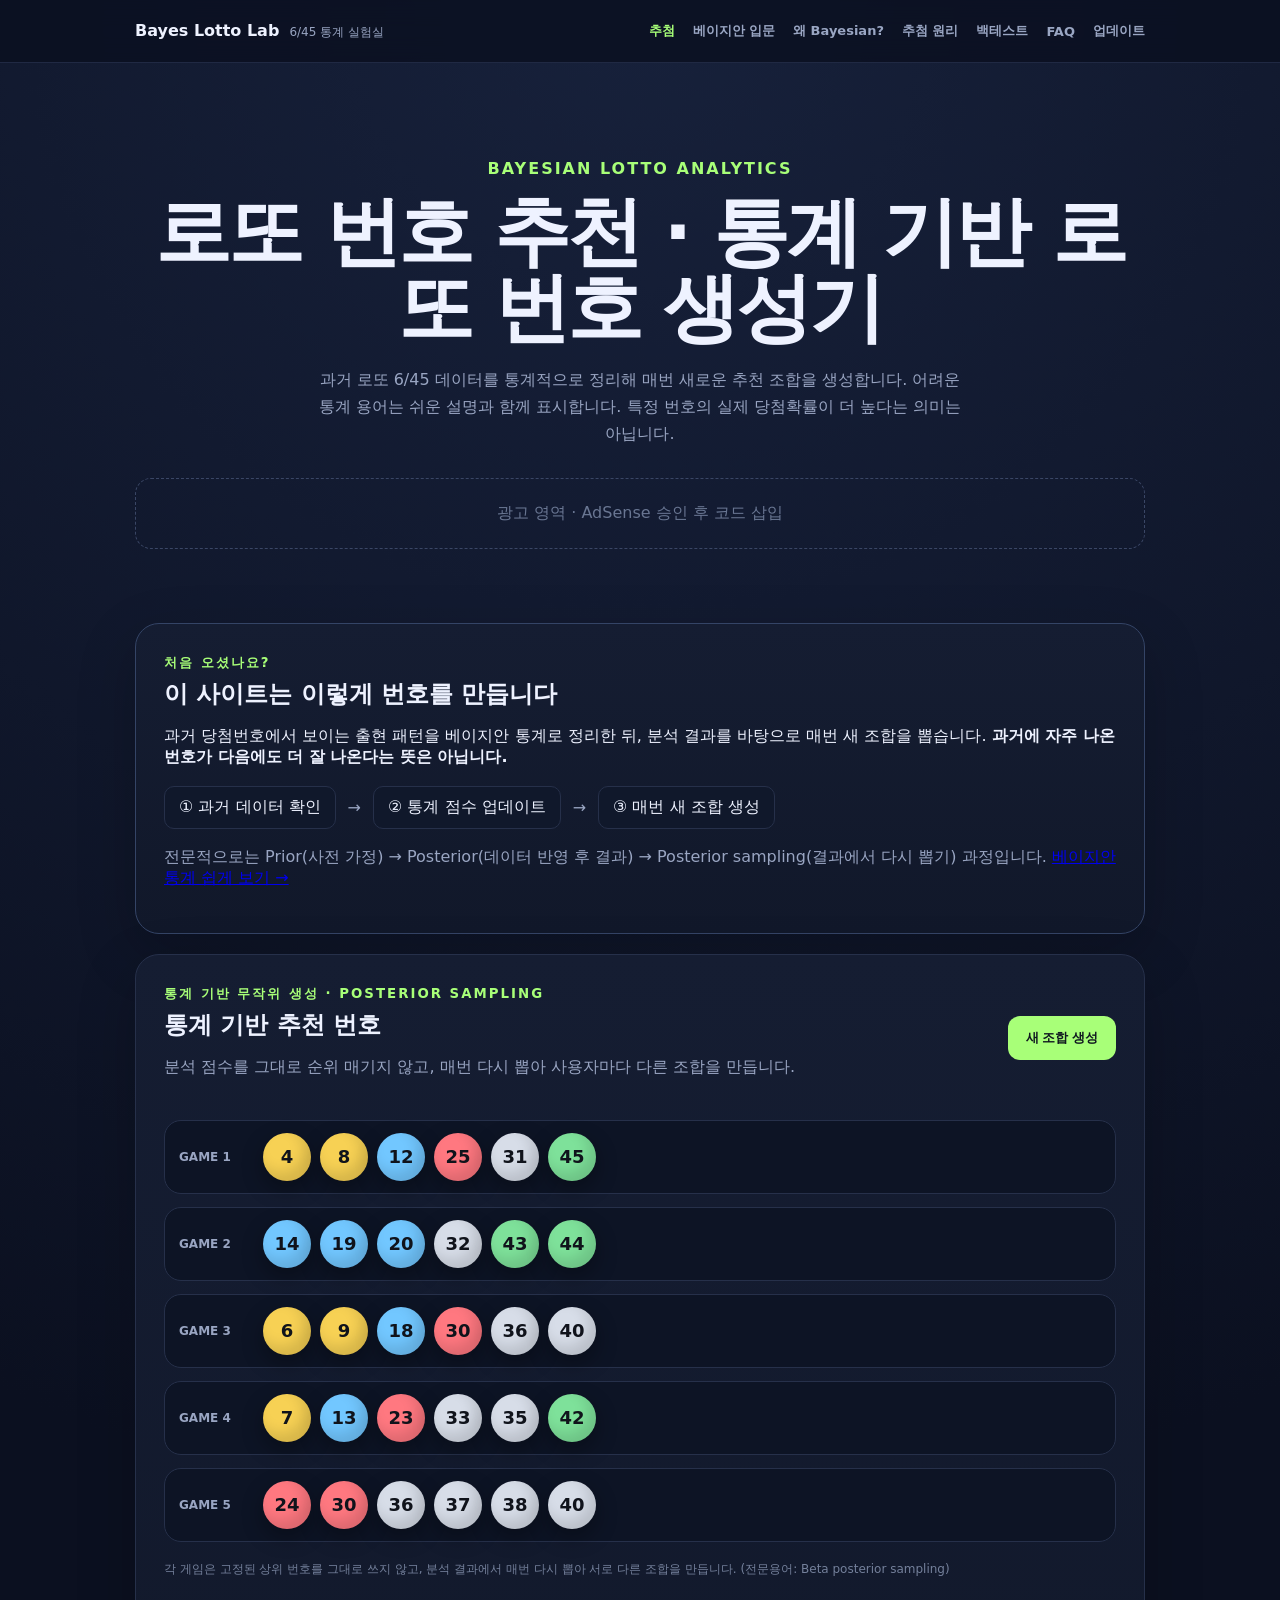
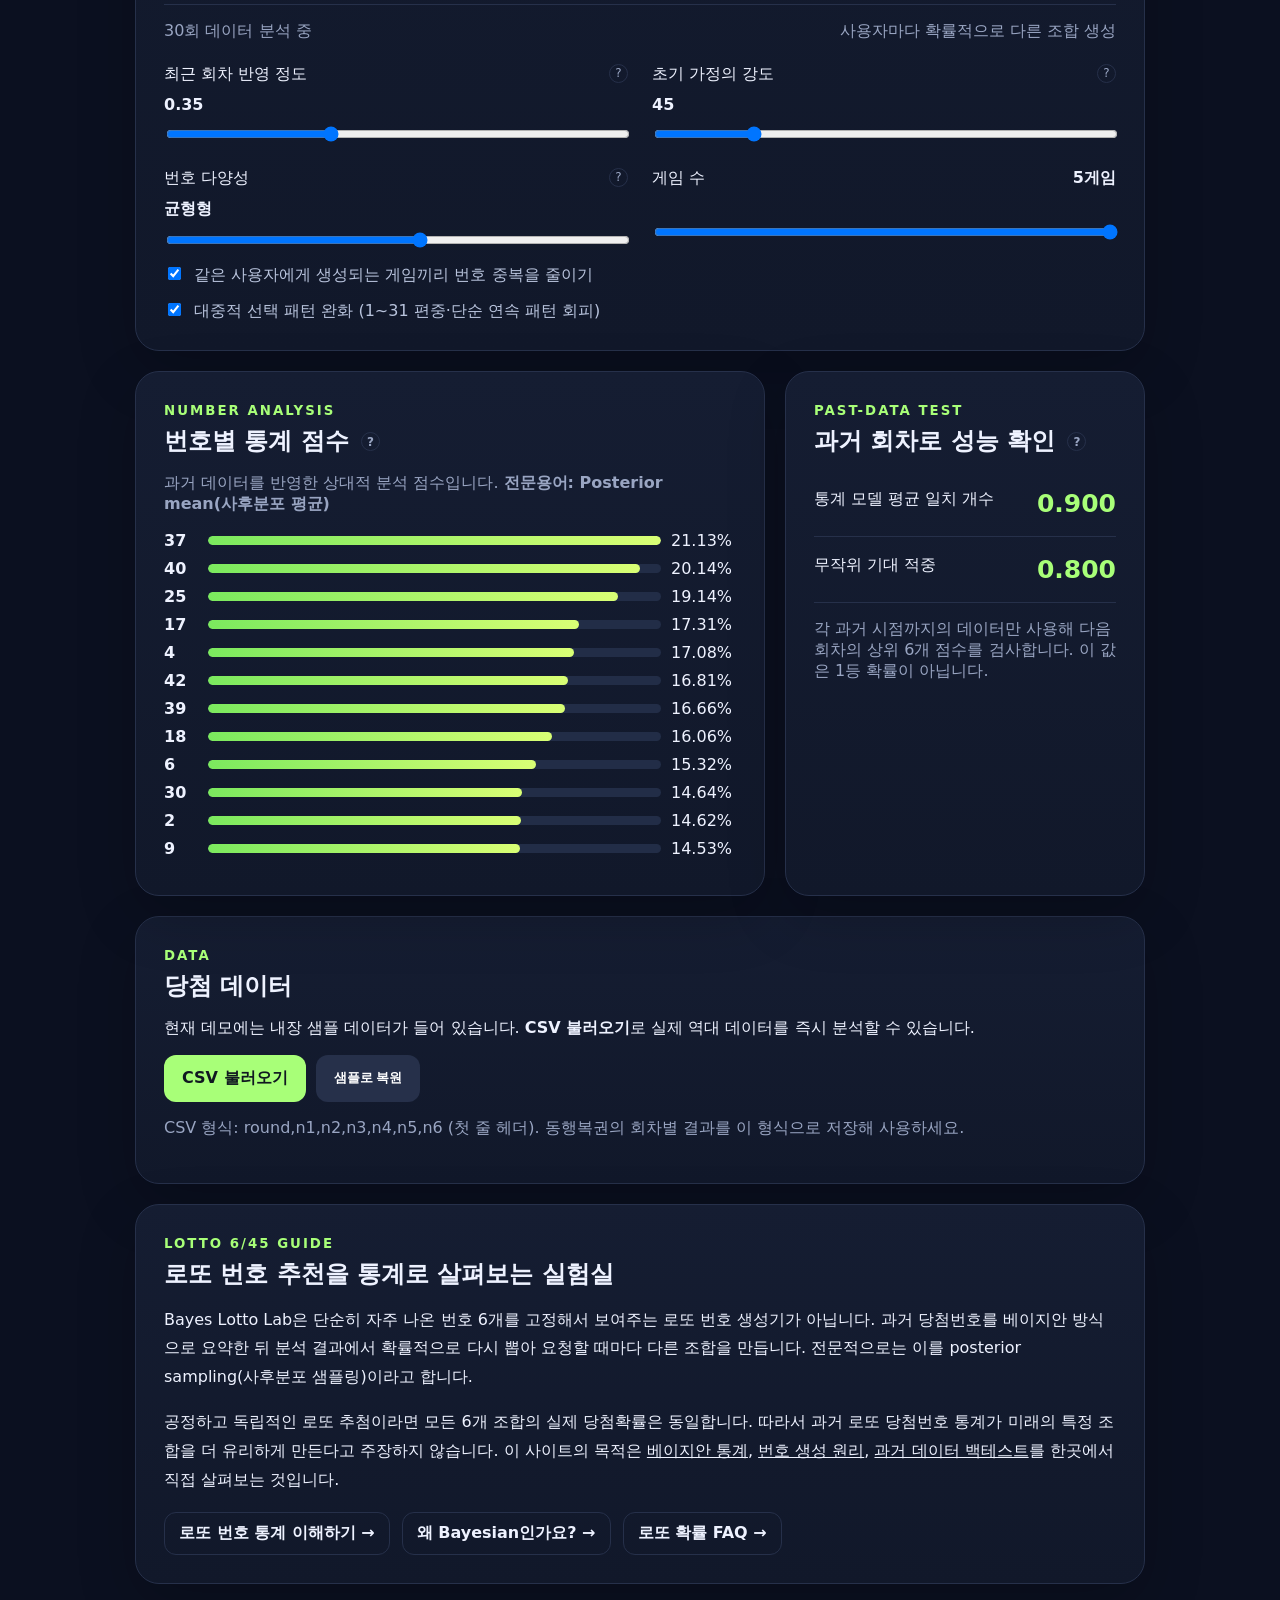
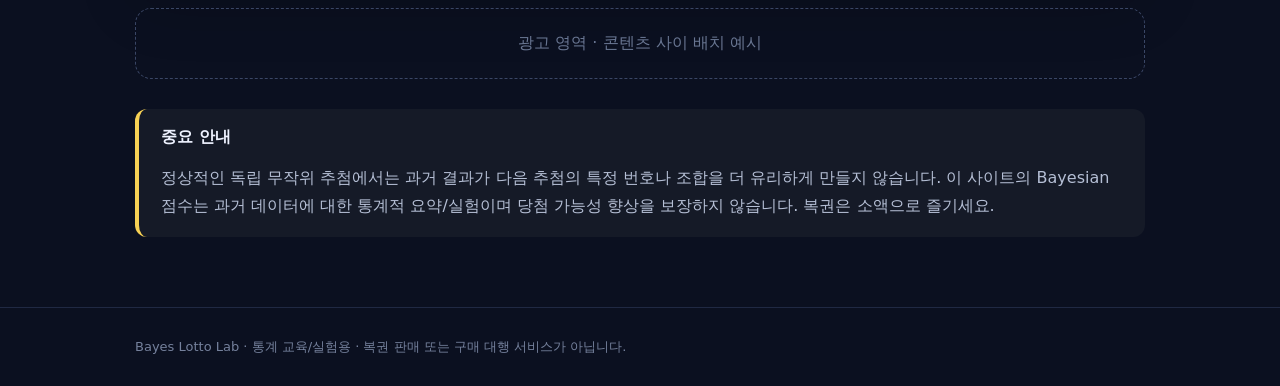
<file: index.html>
<!doctype html>
<html lang="ko">
<head>
<meta charset="utf-8"><meta name="viewport" content="width=device-width,initial-scale=1">
<title>로또 번호 추천 · 통계 기반 로또 번호 생성기 | Bayes Lotto Lab</title>
<meta name="description" content="역대 로또 6/45 데이터를 Bayesian 통계 관점에서 분석하고 매번 새로운 로또 추천 번호를 생성합니다. 번호별 통계와 백테스트도 함께 확인하세요.">
<meta name="robots" content="index,follow,max-image-preview:large">
<link rel="canonical" href="https://bayes-lotto-lab.bayeslotto.workers.dev/">
<meta property="og:type" content="website">
<meta property="og:locale" content="ko_KR">
<meta property="og:site_name" content="Bayes Lotto Lab">
<meta property="og:title" content="로또 번호 추천 · 통계 기반 로또 번호 생성기 | Bayes Lotto Lab">
<meta property="og:description" content="역대 로또 6/45 데이터를 Bayesian 통계 관점에서 분석하고 매번 새로운 로또 추천 번호를 생성합니다. 번호별 통계와 백테스트도 함께 확인하세요.">
<meta property="og:url" content="https://bayes-lotto-lab.bayeslotto.workers.dev/">
<meta name="twitter:card" content="summary">
<script type="application/ld+json">{"@context":"https://schema.org","@type":"WebPage","name":"로또 번호 추천 · 통계 기반 로또 번호 생성기 | Bayes Lotto Lab","description":"역대 로또 6/45 데이터를 Bayesian 통계 관점에서 분석하고 매번 새로운 로또 추천 번호를 생성합니다. 번호별 통계와 백테스트도 함께 확인하세요.","url":"https://bayes-lotto-lab.bayeslotto.workers.dev/","isPartOf":{"@type":"WebSite","name":"Bayes Lotto Lab","url":"https://bayes-lotto-lab.bayeslotto.workers.dev/"}}</script>
<link rel="stylesheet" href="style.css">
</head>
<body>
<header><div class="wrap nav"><a class="brand" href="index.html"><b>Bayes Lotto Lab</b><span>6/45 통계 실험실</span></a><nav class="links"><a href="index.html">추첨</a><a href="bayes.html">베이지안 입문</a><a href="why.html">왜 Bayesian?</a><a href="method.html">추첨 원리</a><a href="backtest.html">백테스트</a><a href="faq.html">FAQ</a><a href="updates.html">업데이트</a></nav><button class="menu" aria-label="메뉴">☰</button></div></header>
<main class="wrap">
<section class="hero">
  <p class="eyebrow">BAYESIAN LOTTO ANALYTICS</p>
  <h1>로또 번호 추천 · 통계 기반 로또 번호 생성기</h1>
  <p>과거 로또 6/45 데이터를 통계적으로 정리해 매번 새로운 추천 조합을 생성합니다. 어려운 통계 용어는 쉬운 설명과 함께 표시합니다. 특정 번호의 실제 당첨확률이 더 높다는 의미는 아닙니다.</p>
  <div class="ad">광고 영역 · AdSense 승인 후 코드 삽입</div>
</section>

<section class="panel quick-guide"><small>처음 오셨나요?</small><h2>이 사이트는 이렇게 번호를 만듭니다</h2><p>과거 당첨번호에서 보이는 출현 패턴을 베이지안 통계로 정리한 뒤, 분석 결과를 바탕으로 매번 새 조합을 뽑습니다. <b>과거에 자주 나온 번호가 다음에도 더 잘 나온다는 뜻은 아닙니다.</b></p><div class="plain-flow"><span>① 과거 데이터 확인</span><i>→</i><span>② 통계 점수 업데이트</span><i>→</i><span>③ 매번 새 조합 생성</span></div><p class="sub">전문적으로는 Prior(사전 가정) → Posterior(데이터 반영 후 결과) → Posterior sampling(결과에서 다시 뽑기) 과정입니다. <a href="bayes.html">베이지안 통계 쉽게 보기 →</a></p></section>

<section class="panel">
 <div class="panel-head"><div><small>통계 기반 무작위 생성 · POSTERIOR SAMPLING</small><h2>통계 기반 추천 번호</h2><p class="sub">분석 점수를 그대로 순위 매기지 않고, 매번 다시 뽑아 사용자마다 다른 조합을 만듭니다.</p></div>
 <button id="draw">새 조합 생성</button></div>
 <div id="games" class="games"></div>
 <div class="meta"><span id="status">샘플 데이터 로딩 중</span><span id="mode">사용자마다 확률적으로 다른 조합 생성</span></div>
 <div class="controls">
   <label>최근 회차 반영 정도 <span class="help" tabindex="0" data-tip="최근 회차에 조금 더 비중을 둘지 정합니다. 0이면 모든 회차를 비슷하게 보고, 값이 커질수록 최근 데이터의 영향이 커집니다.">?</span> <b id="decayLabel">0.35</b><input id="decay" type="range" min="0" max="1" value=".35" step=".05"></label>
   <label>초기 가정의 강도 <span class="help" tabindex="0" data-tip="Prior(사전분포)의 강도입니다. 값이 클수록 처음의 ‘1~45는 대체로 비슷하다’는 가정을 더 오래 유지해 작은 빈도 차이에 덜 흔들립니다.">?</span> <b id="priorLabel">45</b><input id="prior" type="range" min="5" max="200" value="45" step="5"></label>
   <label>번호 다양성 <span class="help" tabindex="0" data-tip="낮으면 통계 점수가 높은 번호를 더 강하게 반영하고, 높으면 여러 번호가 선택될 여지를 넓힙니다. 전문적으로는 샘플링 분포의 탐색성을 조절합니다.">?</span> <b id="tempLabel">균형형</b><input id="temp" type="range" min="0" max="100" value="55" step="5"></label>
   <label>게임 수 <b id="gameLabel">5게임</b><input id="gameCount" type="range" min="1" max="5" value="5" step="1"></label>
 </div>
 <label class="check"><input id="diverse" type="checkbox" checked> 같은 사용자에게 생성되는 게임끼리 번호 중복을 줄이기</label>
 <label class="check"><input id="avoidPopular" type="checkbox" checked> 대중적 선택 패턴 완화 (1~31 편중·단순 연속 패턴 회피)</label>
</section>

<section class="grid">
 <article class="panel"><small>NUMBER ANALYSIS</small><h2>번호별 통계 점수 <span class="help" tabindex="0" data-tip="Posterior(사후분포) 평균을 보기 쉽게 상대 점수로 표시한 것입니다. 높다고 다음 회차에서 실제로 더 잘 나온다는 뜻은 아닙니다.">?</span></h2><p class="sub">과거 데이터를 반영한 상대적 분석 점수입니다. <b>전문용어: Posterior mean(사후분포 평균)</b></p><div id="ranking"></div></article>
 <article class="panel"><small>PAST-DATA TEST</small><h2>과거 회차로 성능 확인 <span class="help" tabindex="0" data-tip="Walk-forward 검증: 그 시점까지 알 수 있었던 과거 데이터만 사용해 바로 다음 회차를 차례로 시험하는 방법입니다.">?</span></h2><div class="metric"><span>통계 모델 평균 일치 개수</span><strong id="bayesHit">-</strong></div><div class="metric"><span>무작위 기대 적중</span><strong>0.800</strong></div><p class="sub">각 과거 시점까지의 데이터만 사용해 다음 회차의 상위 6개 점수를 검사합니다. 이 값은 1등 확률이 아닙니다.</p></article>
</section>

<section class="panel">
 <small>DATA</small><h2>당첨 데이터</h2>
 <p>현재 데모에는 내장 샘플 데이터가 들어 있습니다. <b>CSV 불러오기</b>로 실제 역대 데이터를 즉시 분석할 수 있습니다.</p>
 <div class="actions"><label class="upload">CSV 불러오기<input id="csv" type="file" accept=".csv" hidden></label><button id="sample" class="secondary">샘플로 복원</button></div>
 <p class="hint">CSV 형식: round,n1,n2,n3,n4,n5,n6 (첫 줄 헤더). 동행복권의 회차별 결과를 이 형식으로 저장해 사용하세요.</p>
</section>


<section class="panel seo-copy">
 <small>LOTTO 6/45 GUIDE</small><h2>로또 번호 추천을 통계로 살펴보는 실험실</h2>
 <p>Bayes Lotto Lab은 단순히 자주 나온 번호 6개를 고정해서 보여주는 로또 번호 생성기가 아닙니다. 과거 당첨번호를 베이지안 방식으로 요약한 뒤 분석 결과에서 확률적으로 다시 뽑아 요청할 때마다 다른 조합을 만듭니다. 전문적으로는 이를 posterior sampling(사후분포 샘플링)이라고 합니다.</p>
 <p>공정하고 독립적인 로또 추첨이라면 모든 6개 조합의 실제 당첨확률은 동일합니다. 따라서 과거 로또 당첨번호 통계가 미래의 특정 조합을 더 유리하게 만든다고 주장하지 않습니다. 이 사이트의 목적은 <a href="bayes.html">베이지안 통계</a>, <a href="method.html">번호 생성 원리</a>, <a href="backtest.html">과거 데이터 백테스트</a>를 한곳에서 직접 살펴보는 것입니다.</p>
 <div class="topic-links"><a href="bayes.html">로또 번호 통계 이해하기 →</a><a href="why.html">왜 Bayesian인가요? →</a><a href="faq.html">로또 확률 FAQ →</a></div>
</section>
<div class="ad">광고 영역 · 콘텐츠 사이 배치 예시</div>
<section class="notice"><b>중요 안내</b><p>정상적인 독립 무작위 추첨에서는 과거 결과가 다음 추첨의 특정 번호나 조합을 더 유리하게 만들지 않습니다. 이 사이트의 Bayesian 점수는 과거 데이터에 대한 통계적 요약/실험이며 당첨 가능성 향상을 보장하지 않습니다. 복권은 소액으로 즐기세요.</p></section>
</main>
<footer><div class="wrap">Bayes Lotto Lab · 통계 교육/실험용 · 복권 판매 또는 구매 대행 서비스가 아닙니다.</div></footer>
<script src="site.js"></script><script src="app.js"></script>
</body></html>
</file>
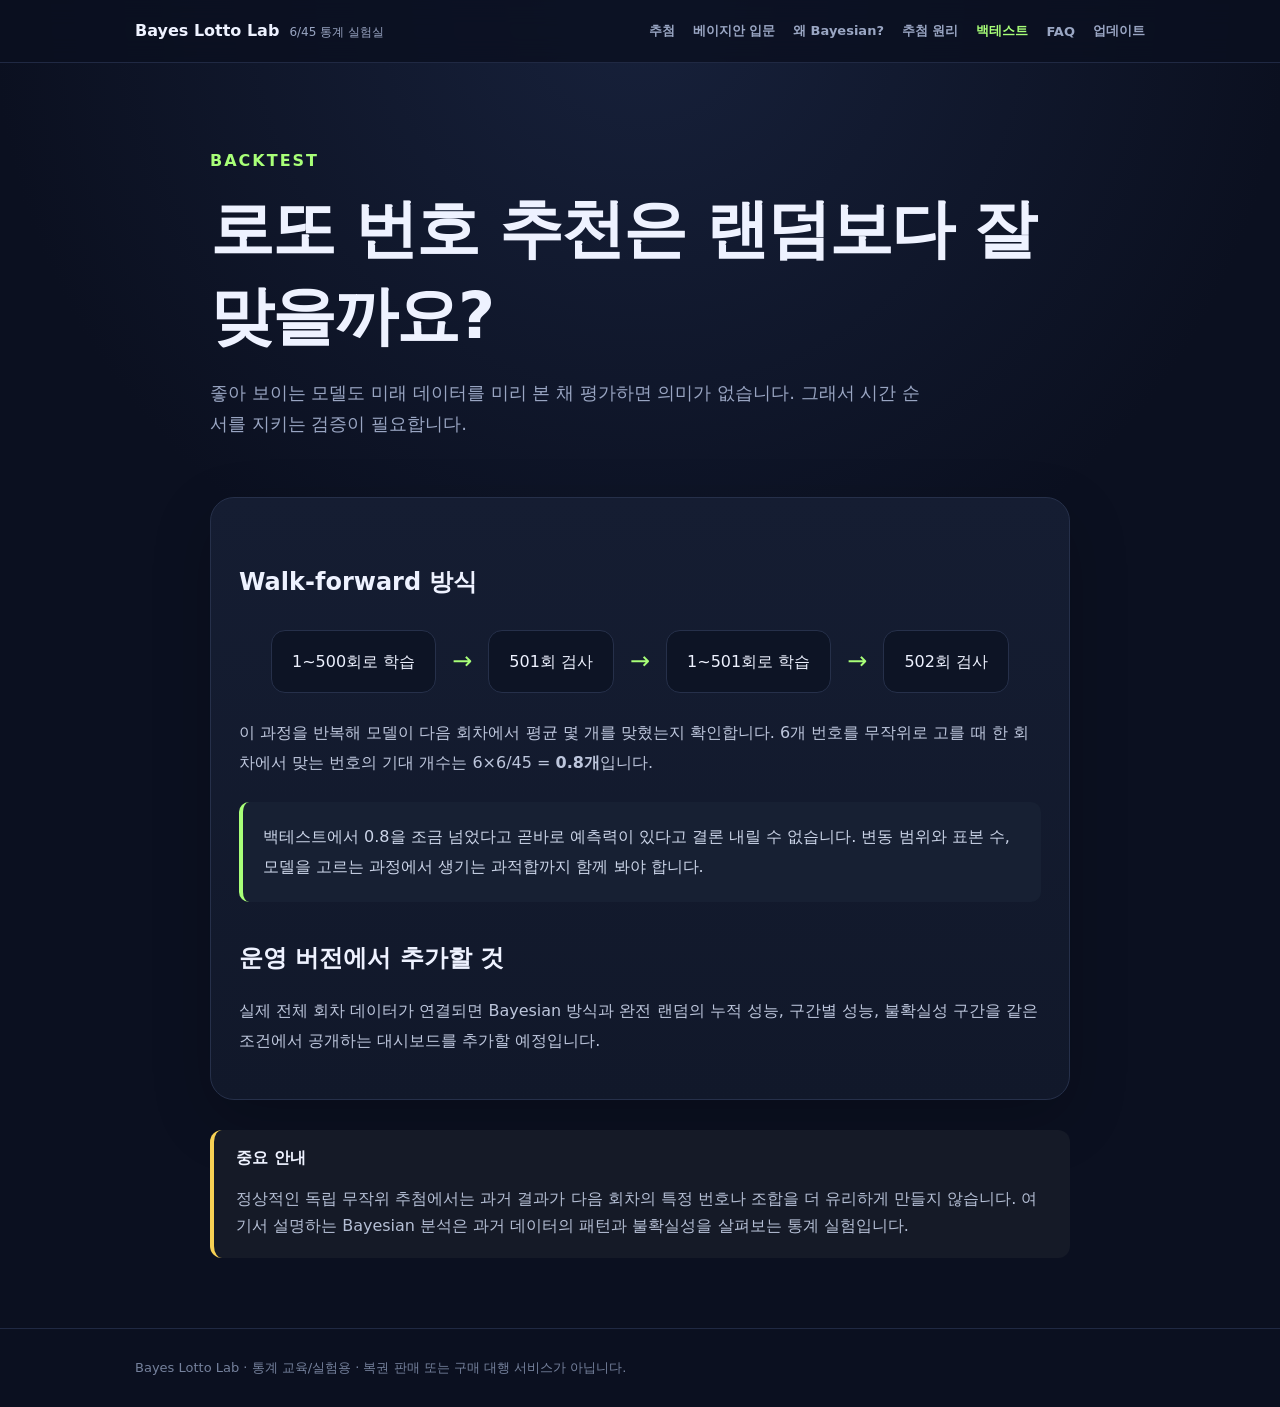
<file: backtest.html>
<!doctype html><html lang="ko"><head><meta charset="utf-8"><meta name="viewport" content="width=device-width,initial-scale=1"><title>로또 번호 추천 백테스트 · 랜덤과 비교 | Bayes Lotto Lab</title>
<meta name="description" content="과거 시점의 정보만 사용하는 walk-forward 방식으로 로또 번호 추천 모델을 검증하고 무작위 기준과 비교하는 방법을 설명합니다.">
<meta name="robots" content="index,follow,max-image-preview:large">
<link rel="canonical" href="https://bayes-lotto-lab.bayeslotto.workers.dev/backtest.html">
<meta property="og:type" content="website">
<meta property="og:locale" content="ko_KR">
<meta property="og:site_name" content="Bayes Lotto Lab">
<meta property="og:title" content="로또 번호 추천 백테스트 · 랜덤과 비교 | Bayes Lotto Lab">
<meta property="og:description" content="과거 시점의 정보만 사용하는 walk-forward 방식으로 로또 번호 추천 모델을 검증하고 무작위 기준과 비교하는 방법을 설명합니다.">
<meta property="og:url" content="https://bayes-lotto-lab.bayeslotto.workers.dev/backtest.html">
<meta name="twitter:card" content="summary">
<script type="application/ld+json">{"@context":"https://schema.org","@type":"WebPage","name":"로또 번호 추천 백테스트 · 랜덤과 비교 | Bayes Lotto Lab","description":"과거 시점의 정보만 사용하는 walk-forward 방식으로 로또 번호 추천 모델을 검증하고 무작위 기준과 비교하는 방법을 설명합니다.","url":"https://bayes-lotto-lab.bayeslotto.workers.dev/backtest.html","isPartOf":{"@type":"WebSite","name":"Bayes Lotto Lab","url":"https://bayes-lotto-lab.bayeslotto.workers.dev/"}}</script><link rel="stylesheet" href="style.css"></head><body><header><div class="wrap nav"><a class="brand" href="index.html"><b>Bayes Lotto Lab</b><span>6/45 통계 실험실</span></a><nav class="links"><a href="index.html">추첨</a><a href="bayes.html">베이지안 입문</a><a href="why.html">왜 Bayesian?</a><a href="method.html">추첨 원리</a><a href="backtest.html">백테스트</a><a href="faq.html">FAQ</a><a href="updates.html">업데이트</a></nav><button class="menu" aria-label="메뉴">☰</button></div></header><main class="wrap content">
<section class="article-hero"><p class="eyebrow">BACKTEST</p><h1>로또 번호 추천은 랜덤보다 잘 맞을까요?</h1><p>좋아 보이는 모델도 미래 데이터를 미리 본 채 평가하면 의미가 없습니다. 그래서 시간 순서를 지키는 검증이 필요합니다.</p></section>
<article class="article panel"><h2>Walk-forward 방식</h2><div class="flow"><span>1~500회로 학습</span><i>→</i><span>501회 검사</span><i>→</i><span>1~501회로 학습</span><i>→</i><span>502회 검사</span></div>
<p>이 과정을 반복해 모델이 다음 회차에서 평균 몇 개를 맞혔는지 확인합니다. 6개 번호를 무작위로 고를 때 한 회차에서 맞는 번호의 기대 개수는 6×6/45 = <b>0.8개</b>입니다.</p>
<div class="callout">백테스트에서 0.8을 조금 넘었다고 곧바로 예측력이 있다고 결론 내릴 수 없습니다. 변동 범위와 표본 수, 모델을 고르는 과정에서 생기는 과적합까지 함께 봐야 합니다.</div>
<h2>운영 버전에서 추가할 것</h2><p>실제 전체 회차 데이터가 연결되면 Bayesian 방식과 완전 랜덤의 누적 성능, 구간별 성능, 불확실성 구간을 같은 조건에서 공개하는 대시보드를 추가할 예정입니다.</p></article><section class="notice"><b>중요 안내</b><p>정상적인 독립 무작위 추첨에서는 과거 결과가 다음 회차의 특정 번호나 조합을 더 유리하게 만들지 않습니다. 여기서 설명하는 Bayesian 분석은 과거 데이터의 패턴과 불확실성을 살펴보는 통계 실험입니다.</p></section></main><footer><div class="wrap">Bayes Lotto Lab · 통계 교육/실험용 · 복권 판매 또는 구매 대행 서비스가 아닙니다.</div></footer><script src="site.js"></script></body></html>
</file>
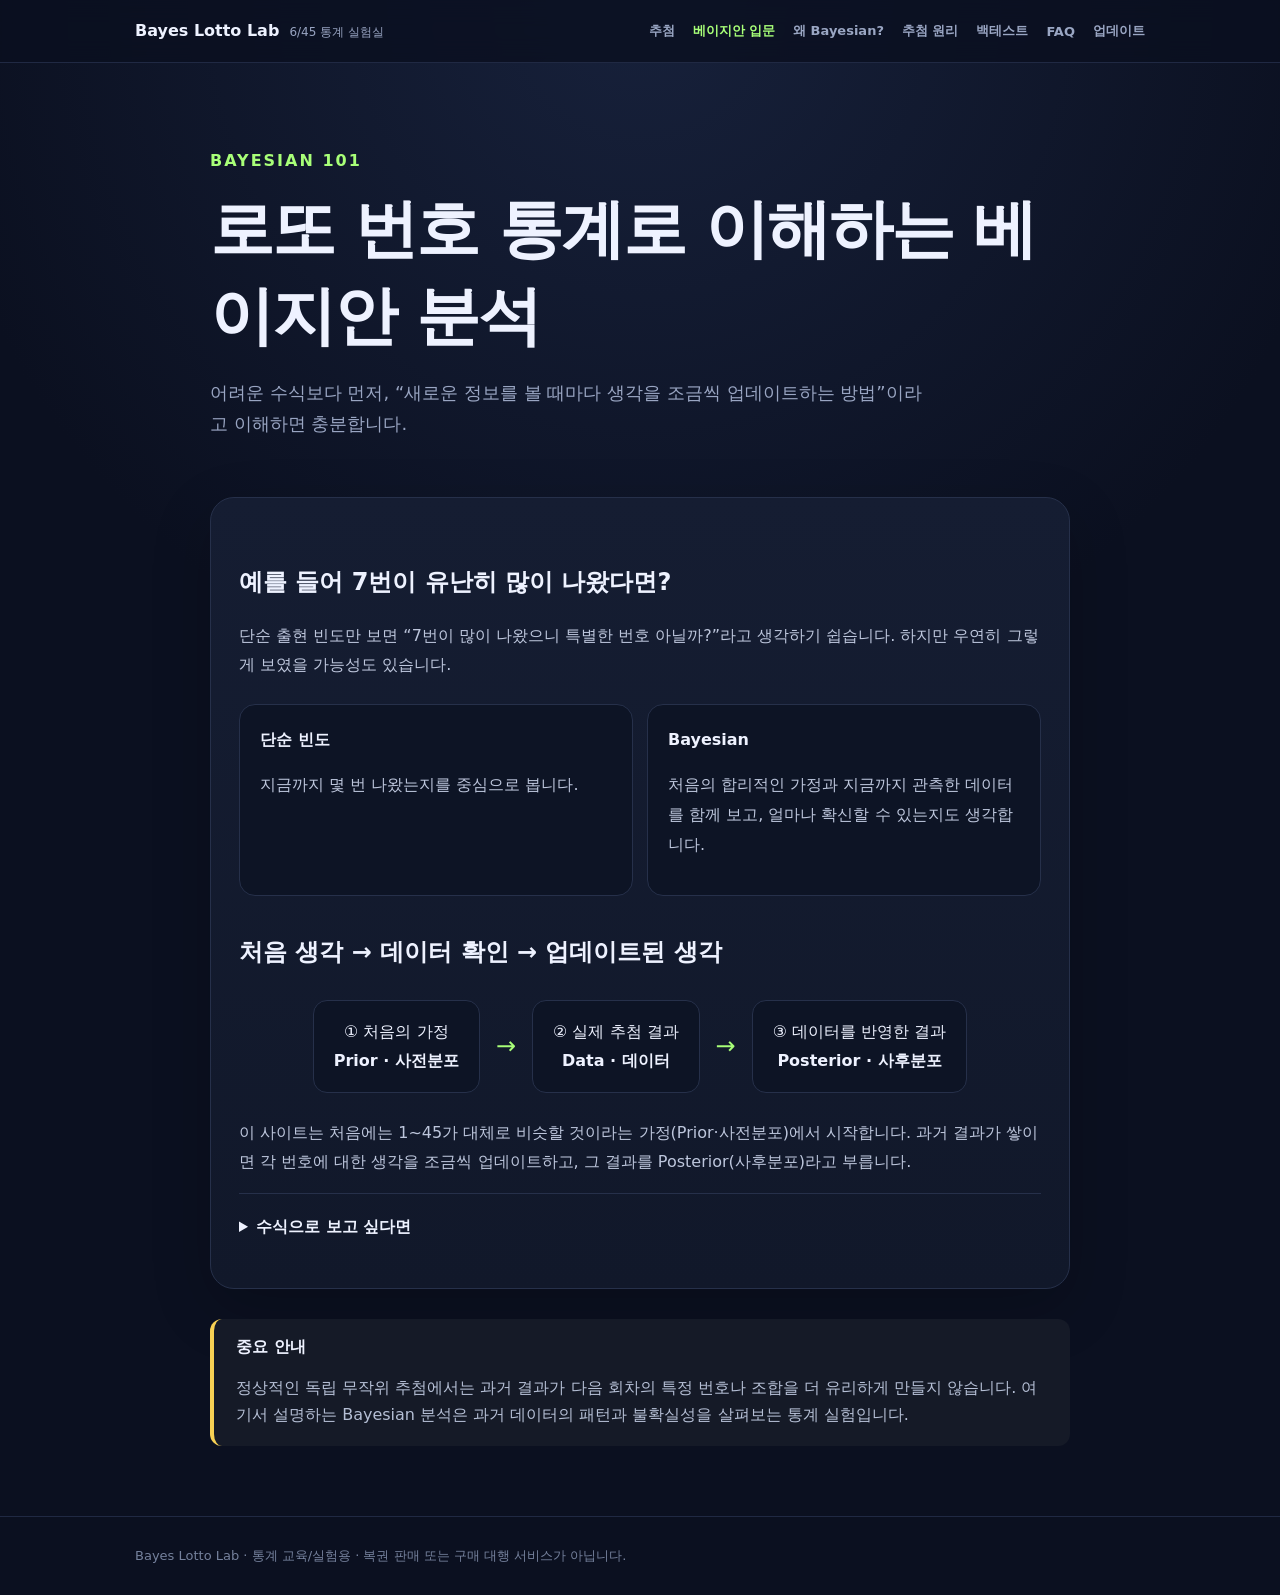
<file: bayes.html>
<!doctype html><html lang="ko"><head><meta charset="utf-8"><meta name="viewport" content="width=device-width,initial-scale=1"><title>로또 번호 통계와 베이지안 분석 쉽게 이해하기 | Bayes Lotto Lab</title>
<meta name="description" content="로또 6/45 데이터를 예로 들어 사전분포, 데이터, 사후분포 등 Bayesian 통계의 핵심 개념을 쉽게 설명합니다.">
<meta name="robots" content="index,follow,max-image-preview:large">
<link rel="canonical" href="https://bayes-lotto-lab.bayeslotto.workers.dev/bayes.html">
<meta property="og:type" content="website">
<meta property="og:locale" content="ko_KR">
<meta property="og:site_name" content="Bayes Lotto Lab">
<meta property="og:title" content="로또 번호 통계와 베이지안 분석 쉽게 이해하기 | Bayes Lotto Lab">
<meta property="og:description" content="로또 6/45 데이터를 예로 들어 사전분포, 데이터, 사후분포 등 Bayesian 통계의 핵심 개념을 쉽게 설명합니다.">
<meta property="og:url" content="https://bayes-lotto-lab.bayeslotto.workers.dev/bayes.html">
<meta name="twitter:card" content="summary">
<script type="application/ld+json">{"@context":"https://schema.org","@type":"WebPage","name":"로또 번호 통계와 베이지안 분석 쉽게 이해하기 | Bayes Lotto Lab","description":"로또 6/45 데이터를 예로 들어 사전분포, 데이터, 사후분포 등 Bayesian 통계의 핵심 개념을 쉽게 설명합니다.","url":"https://bayes-lotto-lab.bayeslotto.workers.dev/bayes.html","isPartOf":{"@type":"WebSite","name":"Bayes Lotto Lab","url":"https://bayes-lotto-lab.bayeslotto.workers.dev/"}}</script><link rel="stylesheet" href="style.css"></head><body><header><div class="wrap nav"><a class="brand" href="index.html"><b>Bayes Lotto Lab</b><span>6/45 통계 실험실</span></a><nav class="links"><a href="index.html">추첨</a><a href="bayes.html">베이지안 입문</a><a href="why.html">왜 Bayesian?</a><a href="method.html">추첨 원리</a><a href="backtest.html">백테스트</a><a href="faq.html">FAQ</a><a href="updates.html">업데이트</a></nav><button class="menu" aria-label="메뉴">☰</button></div></header><main class="wrap content">
<section class="article-hero"><p class="eyebrow">BAYESIAN 101</p><h1>로또 번호 통계로 이해하는 베이지안 분석</h1><p>어려운 수식보다 먼저, “새로운 정보를 볼 때마다 생각을 조금씩 업데이트하는 방법”이라고 이해하면 충분합니다.</p></section>
<article class="article panel">
<h2>예를 들어 7번이 유난히 많이 나왔다면?</h2><p>단순 출현 빈도만 보면 “7번이 많이 나왔으니 특별한 번호 아닐까?”라고 생각하기 쉽습니다. 하지만 우연히 그렇게 보였을 가능성도 있습니다.</p>
<div class="compare"><div><b>단순 빈도</b><p>지금까지 몇 번 나왔는지를 중심으로 봅니다.</p></div><div><b>Bayesian</b><p>처음의 합리적인 가정과 지금까지 관측한 데이터를 함께 보고, 얼마나 확신할 수 있는지도 생각합니다.</p></div></div>
<h2>처음 생각 → 데이터 확인 → 업데이트된 생각</h2><div class="flow"><span>① 처음의 가정<br><b>Prior · 사전분포</b></span><i>→</i><span>② 실제 추첨 결과<br><b>Data · 데이터</b></span><i>→</i><span>③ 데이터를 반영한 결과<br><b>Posterior · 사후분포</b></span></div>
<p>이 사이트는 처음에는 1~45가 대체로 비슷할 것이라는 가정(Prior·사전분포)에서 시작합니다. 과거 결과가 쌓이면 각 번호에 대한 생각을 조금씩 업데이트하고, 그 결과를 Posterior(사후분포)라고 부릅니다.</p>
<details><summary>수식으로 보고 싶다면</summary><p>번호 i가 한 회차에 포함될 확률을 pᵢ라 할 때 Beta prior를 두고, 관측된 출현/미출현을 반영해 Beta posterior를 계산합니다.</p><div class="formula">pᵢ | data ~ Beta(α + kᵢ, β + N − kᵢ)</div><p>실제 구현에서는 최근 회차 가중치를 선택적으로 추가합니다.</p></details>
</article><section class="notice"><b>중요 안내</b><p>정상적인 독립 무작위 추첨에서는 과거 결과가 다음 회차의 특정 번호나 조합을 더 유리하게 만들지 않습니다. 여기서 설명하는 Bayesian 분석은 과거 데이터의 패턴과 불확실성을 살펴보는 통계 실험입니다.</p></section></main><footer><div class="wrap">Bayes Lotto Lab · 통계 교육/실험용 · 복권 판매 또는 구매 대행 서비스가 아닙니다.</div></footer><script src="site.js"></script></body></html>
</file>
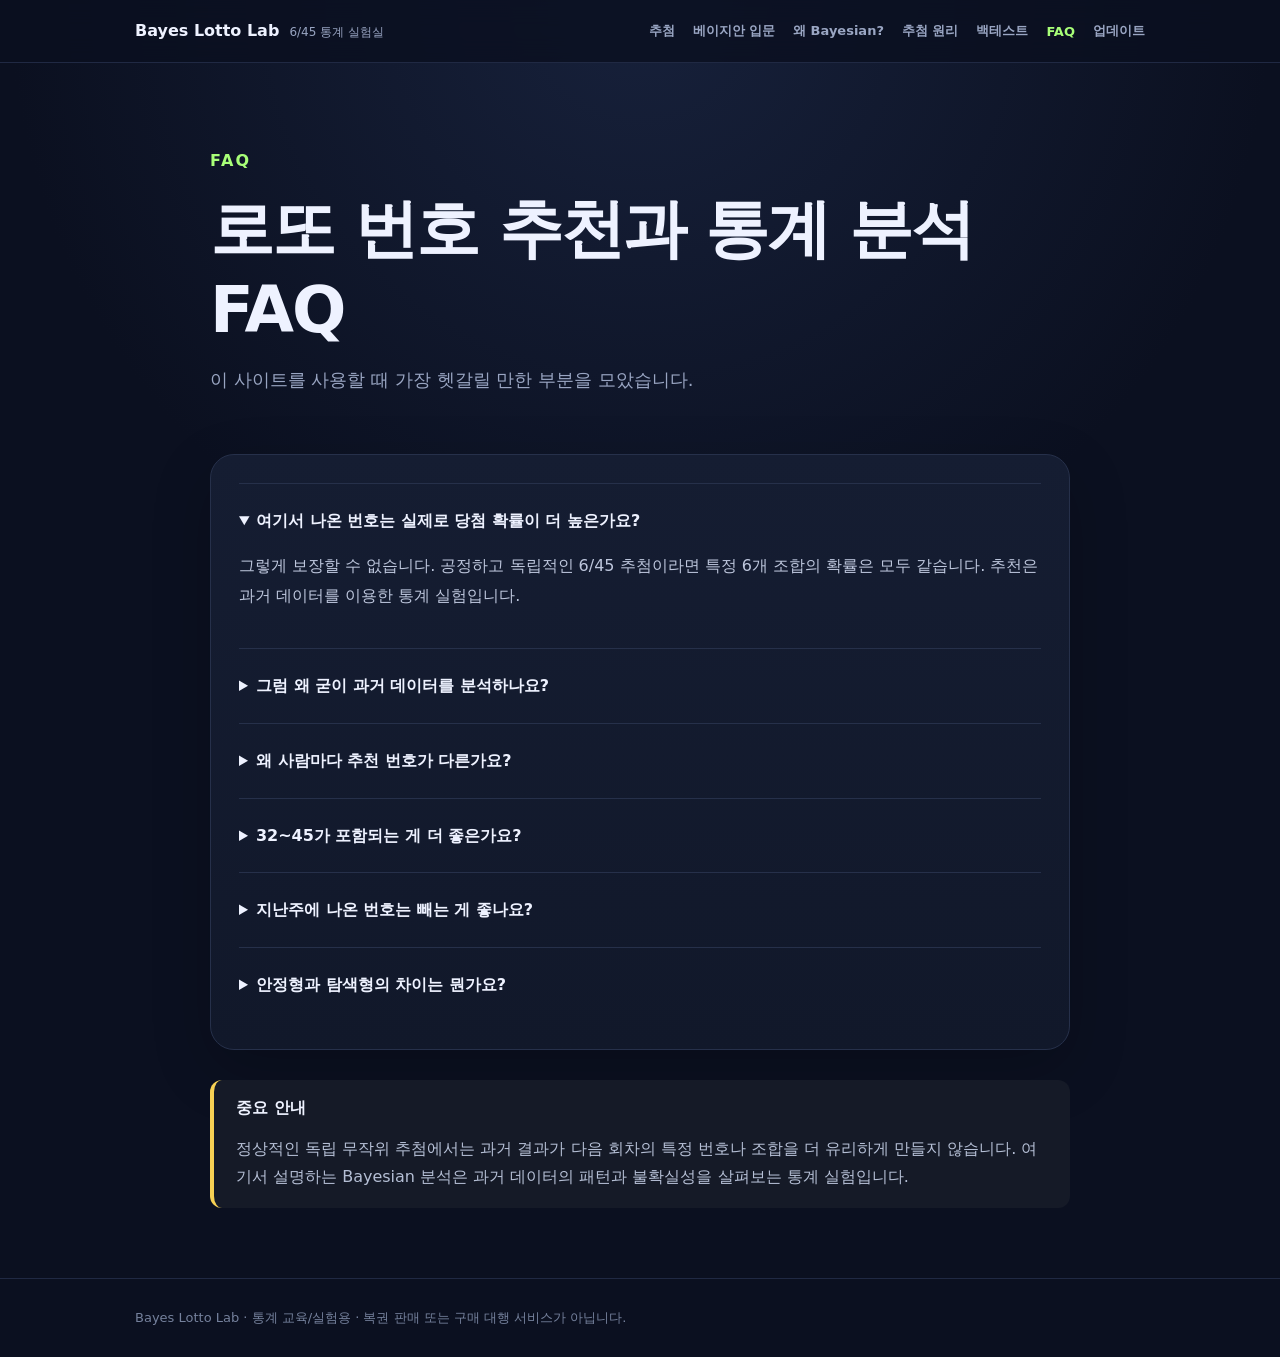
<file: faq.html>
<!doctype html><html lang="ko"><head><meta charset="utf-8"><meta name="viewport" content="width=device-width,initial-scale=1"><title>로또 번호 추천·통계 FAQ | Bayes Lotto Lab</title>
<meta name="description" content="로또 번호 추천, 과거 당첨번호 통계, Bayesian 분석, 독립 추첨과 확률에 관한 자주 묻는 질문을 정리했습니다.">
<meta name="robots" content="index,follow,max-image-preview:large">
<link rel="canonical" href="https://bayes-lotto-lab.bayeslotto.workers.dev/faq.html">
<meta property="og:type" content="website">
<meta property="og:locale" content="ko_KR">
<meta property="og:site_name" content="Bayes Lotto Lab">
<meta property="og:title" content="로또 번호 추천·통계 FAQ | Bayes Lotto Lab">
<meta property="og:description" content="로또 번호 추천, 과거 당첨번호 통계, Bayesian 분석, 독립 추첨과 확률에 관한 자주 묻는 질문을 정리했습니다.">
<meta property="og:url" content="https://bayes-lotto-lab.bayeslotto.workers.dev/faq.html">
<meta name="twitter:card" content="summary">
<script type="application/ld+json">{"@context":"https://schema.org","@type":"WebPage","name":"로또 번호 추천·통계 FAQ | Bayes Lotto Lab","description":"로또 번호 추천, 과거 당첨번호 통계, Bayesian 분석, 독립 추첨과 확률에 관한 자주 묻는 질문을 정리했습니다.","url":"https://bayes-lotto-lab.bayeslotto.workers.dev/faq.html","isPartOf":{"@type":"WebSite","name":"Bayes Lotto Lab","url":"https://bayes-lotto-lab.bayeslotto.workers.dev/"}}</script><link rel="stylesheet" href="style.css"></head><body><header><div class="wrap nav"><a class="brand" href="index.html"><b>Bayes Lotto Lab</b><span>6/45 통계 실험실</span></a><nav class="links"><a href="index.html">추첨</a><a href="bayes.html">베이지안 입문</a><a href="why.html">왜 Bayesian?</a><a href="method.html">추첨 원리</a><a href="backtest.html">백테스트</a><a href="faq.html">FAQ</a><a href="updates.html">업데이트</a></nav><button class="menu" aria-label="메뉴">☰</button></div></header><main class="wrap content">
<section class="article-hero"><p class="eyebrow">FAQ</p><h1>로또 번호 추천과 통계 분석 FAQ</h1><p>이 사이트를 사용할 때 가장 헷갈릴 만한 부분을 모았습니다.</p></section>
<article class="article panel faq">
<details open><summary>여기서 나온 번호는 실제로 당첨 확률이 더 높은가요?</summary><p>그렇게 보장할 수 없습니다. 공정하고 독립적인 6/45 추첨이라면 특정 6개 조합의 확률은 모두 같습니다. 추천은 과거 데이터를 이용한 통계 실험입니다.</p></details>
<details><summary>그럼 왜 굳이 과거 데이터를 분석하나요?</summary><p>과거 데이터에서 보이는 변동을 Bayesian 방식으로 관찰하고, 실제로 예측력이 있는지 백테스트로 검증해 보는 것이 이 프로젝트의 핵심입니다.</p></details>
<details><summary>왜 사람마다 추천 번호가 다른가요?</summary><p>통계 점수 상위 6개를 고정하지 않고, 업데이트된 결과에서 요청마다 다시 뽑기 때문입니다. 전문적으로는 Posterior sampling이라고 합니다. 사이트 사용자가 많아져도 모두에게 같은 조합을 주는 구조를 피했습니다.</p></details>
<details><summary>32~45가 포함되는 게 더 좋은가요?</summary><p>추첨 확률 자체가 더 높은 것은 아닙니다. 다만 생일처럼 1~31을 선택하는 사람이 존재하기 때문에 “대중적 선택 패턴 완화” 옵션에서는 1~31 편중을 약하게 줄입니다. 이는 당첨 확률과 별개의 목표입니다.</p></details>
<details><summary>지난주에 나온 번호는 빼는 게 좋나요?</summary><p>독립 추첨이라면 지난 회차에 나왔다는 이유만으로 다음 회차 확률이 낮아지지는 않습니다.</p></details>
<details><summary>안정형과 탐색형의 차이는 뭔가요?</summary><p>안정형은 모델의 상대 점수 차이를 더 강하게 반영하고, 탐색형은 분포를 평평하게 해 다양한 조합을 생성합니다.</p></details>
</article><section class="notice"><b>중요 안내</b><p>정상적인 독립 무작위 추첨에서는 과거 결과가 다음 회차의 특정 번호나 조합을 더 유리하게 만들지 않습니다. 여기서 설명하는 Bayesian 분석은 과거 데이터의 패턴과 불확실성을 살펴보는 통계 실험입니다.</p></section></main><footer><div class="wrap">Bayes Lotto Lab · 통계 교육/실험용 · 복권 판매 또는 구매 대행 서비스가 아닙니다.</div></footer><script src="site.js"></script></body></html>
</file>
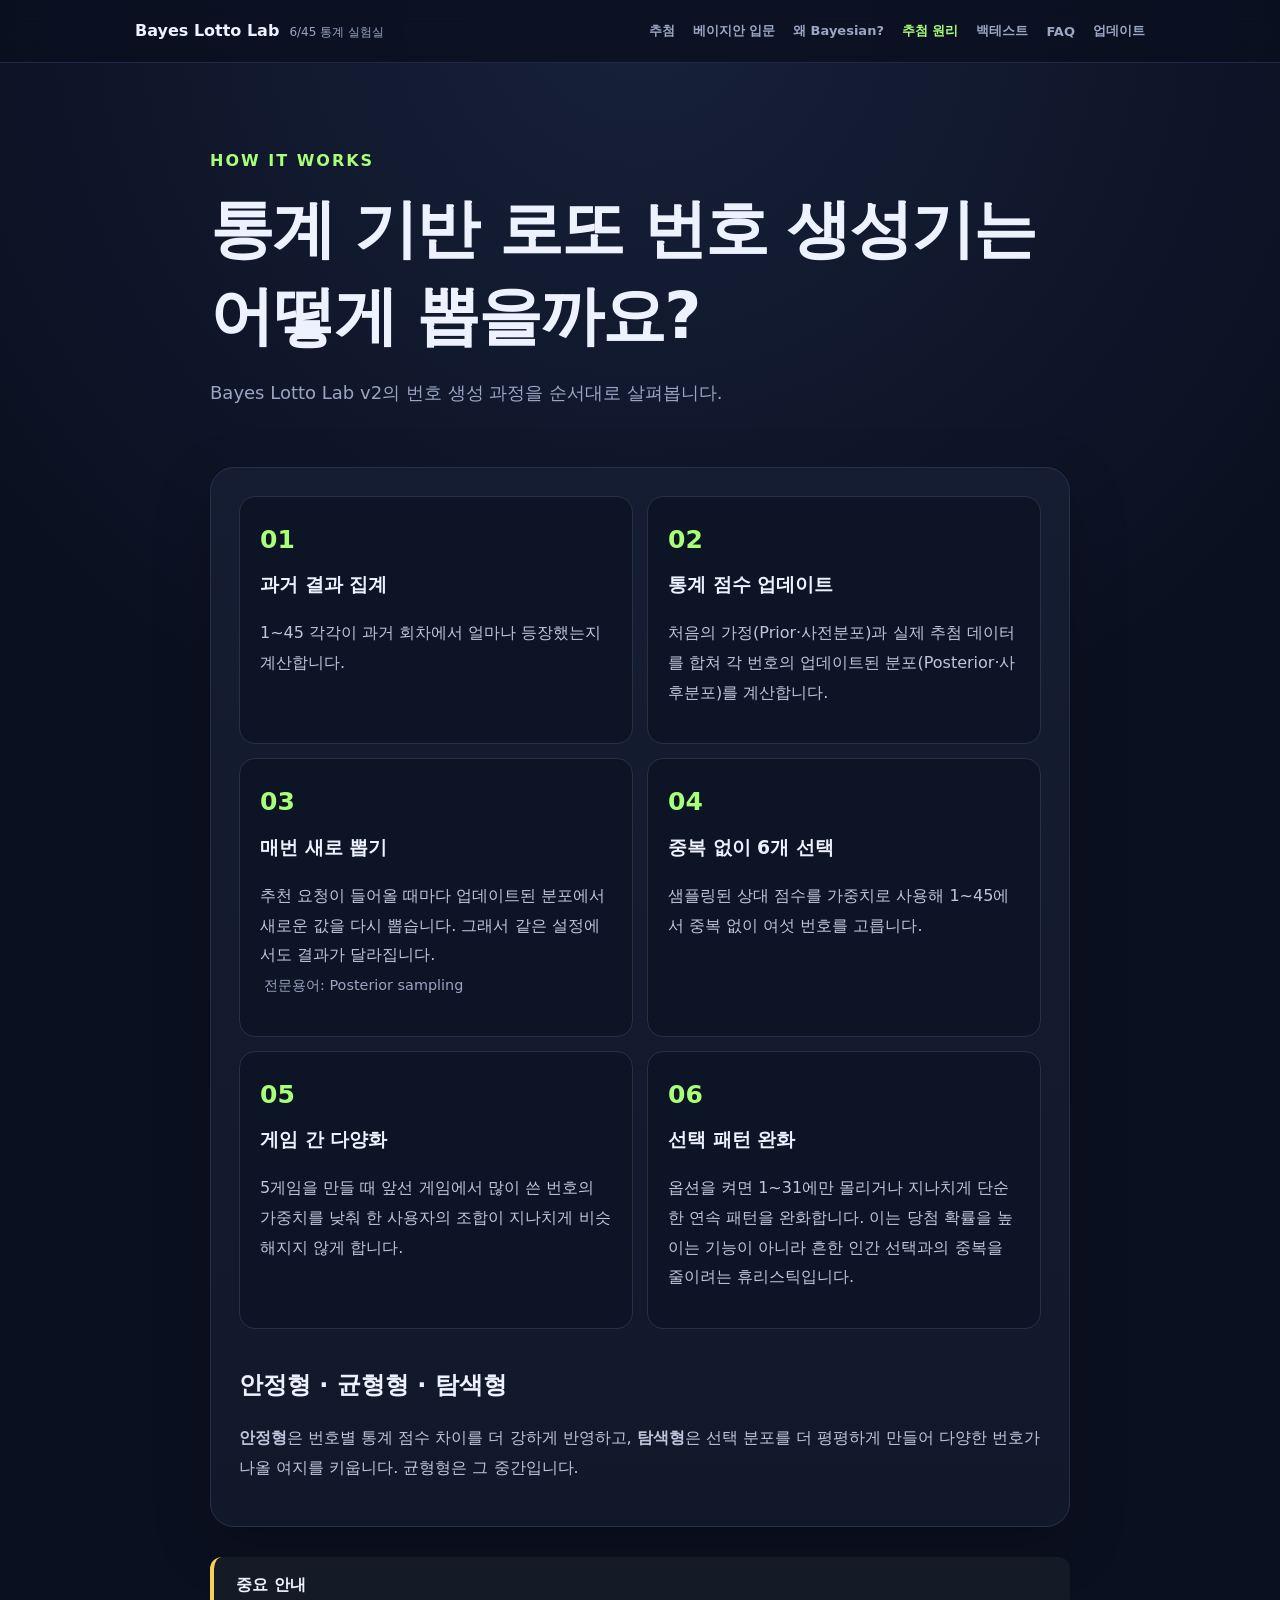
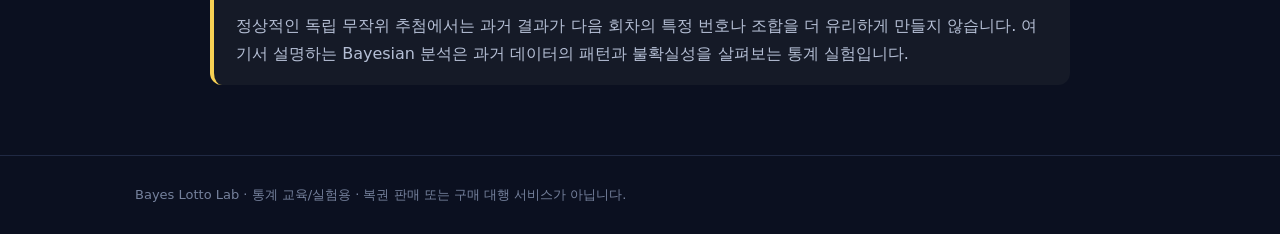
<file: method.html>
<!doctype html><html lang="ko"><head><meta charset="utf-8"><meta name="viewport" content="width=device-width,initial-scale=1"><title>로또 번호 생성기 원리 · Bayesian 추천 방식 | Bayes Lotto Lab</title>
<meta name="description" content="Bayes Lotto Lab이 과거 로또 데이터, Beta-Binomial posterior, 확률적 샘플링을 이용해 추천 조합을 만드는 과정을 설명합니다.">
<meta name="robots" content="index,follow,max-image-preview:large">
<link rel="canonical" href="https://bayes-lotto-lab.bayeslotto.workers.dev/method.html">
<meta property="og:type" content="website">
<meta property="og:locale" content="ko_KR">
<meta property="og:site_name" content="Bayes Lotto Lab">
<meta property="og:title" content="로또 번호 생성기 원리 · Bayesian 추천 방식 | Bayes Lotto Lab">
<meta property="og:description" content="Bayes Lotto Lab이 과거 로또 데이터, Beta-Binomial posterior, 확률적 샘플링을 이용해 추천 조합을 만드는 과정을 설명합니다.">
<meta property="og:url" content="https://bayes-lotto-lab.bayeslotto.workers.dev/method.html">
<meta name="twitter:card" content="summary">
<script type="application/ld+json">{"@context":"https://schema.org","@type":"WebPage","name":"로또 번호 생성기 원리 · Bayesian 추천 방식 | Bayes Lotto Lab","description":"Bayes Lotto Lab이 과거 로또 데이터, Beta-Binomial posterior, 확률적 샘플링을 이용해 추천 조합을 만드는 과정을 설명합니다.","url":"https://bayes-lotto-lab.bayeslotto.workers.dev/method.html","isPartOf":{"@type":"WebSite","name":"Bayes Lotto Lab","url":"https://bayes-lotto-lab.bayeslotto.workers.dev/"}}</script><link rel="stylesheet" href="style.css"></head><body><header><div class="wrap nav"><a class="brand" href="index.html"><b>Bayes Lotto Lab</b><span>6/45 통계 실험실</span></a><nav class="links"><a href="index.html">추첨</a><a href="bayes.html">베이지안 입문</a><a href="why.html">왜 Bayesian?</a><a href="method.html">추첨 원리</a><a href="backtest.html">백테스트</a><a href="faq.html">FAQ</a><a href="updates.html">업데이트</a></nav><button class="menu" aria-label="메뉴">☰</button></div></header><main class="wrap content">
<section class="article-hero"><p class="eyebrow">HOW IT WORKS</p><h1>통계 기반 로또 번호 생성기는 어떻게 뽑을까요?</h1><p>Bayes Lotto Lab v2의 번호 생성 과정을 순서대로 살펴봅니다.</p></section>
<article class="article panel"><div class="steps">
<div><b>01</b><h3>과거 결과 집계</h3><p>1~45 각각이 과거 회차에서 얼마나 등장했는지 계산합니다.</p></div>
<div><b>02</b><h3>통계 점수 업데이트</h3><p>처음의 가정(Prior·사전분포)과 실제 추첨 데이터를 합쳐 각 번호의 업데이트된 분포(Posterior·사후분포)를 계산합니다.</p></div>
<div><b>03</b><h3>매번 새로 뽑기</h3><p>추천 요청이 들어올 때마다 업데이트된 분포에서 새로운 값을 다시 뽑습니다. 그래서 같은 설정에서도 결과가 달라집니다. <span class="term">전문용어: Posterior sampling</span></p></div>
<div><b>04</b><h3>중복 없이 6개 선택</h3><p>샘플링된 상대 점수를 가중치로 사용해 1~45에서 중복 없이 여섯 번호를 고릅니다.</p></div>
<div><b>05</b><h3>게임 간 다양화</h3><p>5게임을 만들 때 앞선 게임에서 많이 쓴 번호의 가중치를 낮춰 한 사용자의 조합이 지나치게 비슷해지지 않게 합니다.</p></div>
<div><b>06</b><h3>선택 패턴 완화</h3><p>옵션을 켜면 1~31에만 몰리거나 지나치게 단순한 연속 패턴을 완화합니다. 이는 당첨 확률을 높이는 기능이 아니라 흔한 인간 선택과의 중복을 줄이려는 휴리스틱입니다.</p></div></div>
<h2>안정형 · 균형형 · 탐색형</h2><p><b>안정형</b>은 번호별 통계 점수 차이를 더 강하게 반영하고, <b>탐색형</b>은 선택 분포를 더 평평하게 만들어 다양한 번호가 나올 여지를 키웁니다. 균형형은 그 중간입니다.</p></article><section class="notice"><b>중요 안내</b><p>정상적인 독립 무작위 추첨에서는 과거 결과가 다음 회차의 특정 번호나 조합을 더 유리하게 만들지 않습니다. 여기서 설명하는 Bayesian 분석은 과거 데이터의 패턴과 불확실성을 살펴보는 통계 실험입니다.</p></section></main><footer><div class="wrap">Bayes Lotto Lab · 통계 교육/실험용 · 복권 판매 또는 구매 대행 서비스가 아닙니다.</div></footer><script src="site.js"></script></body></html>
</file>
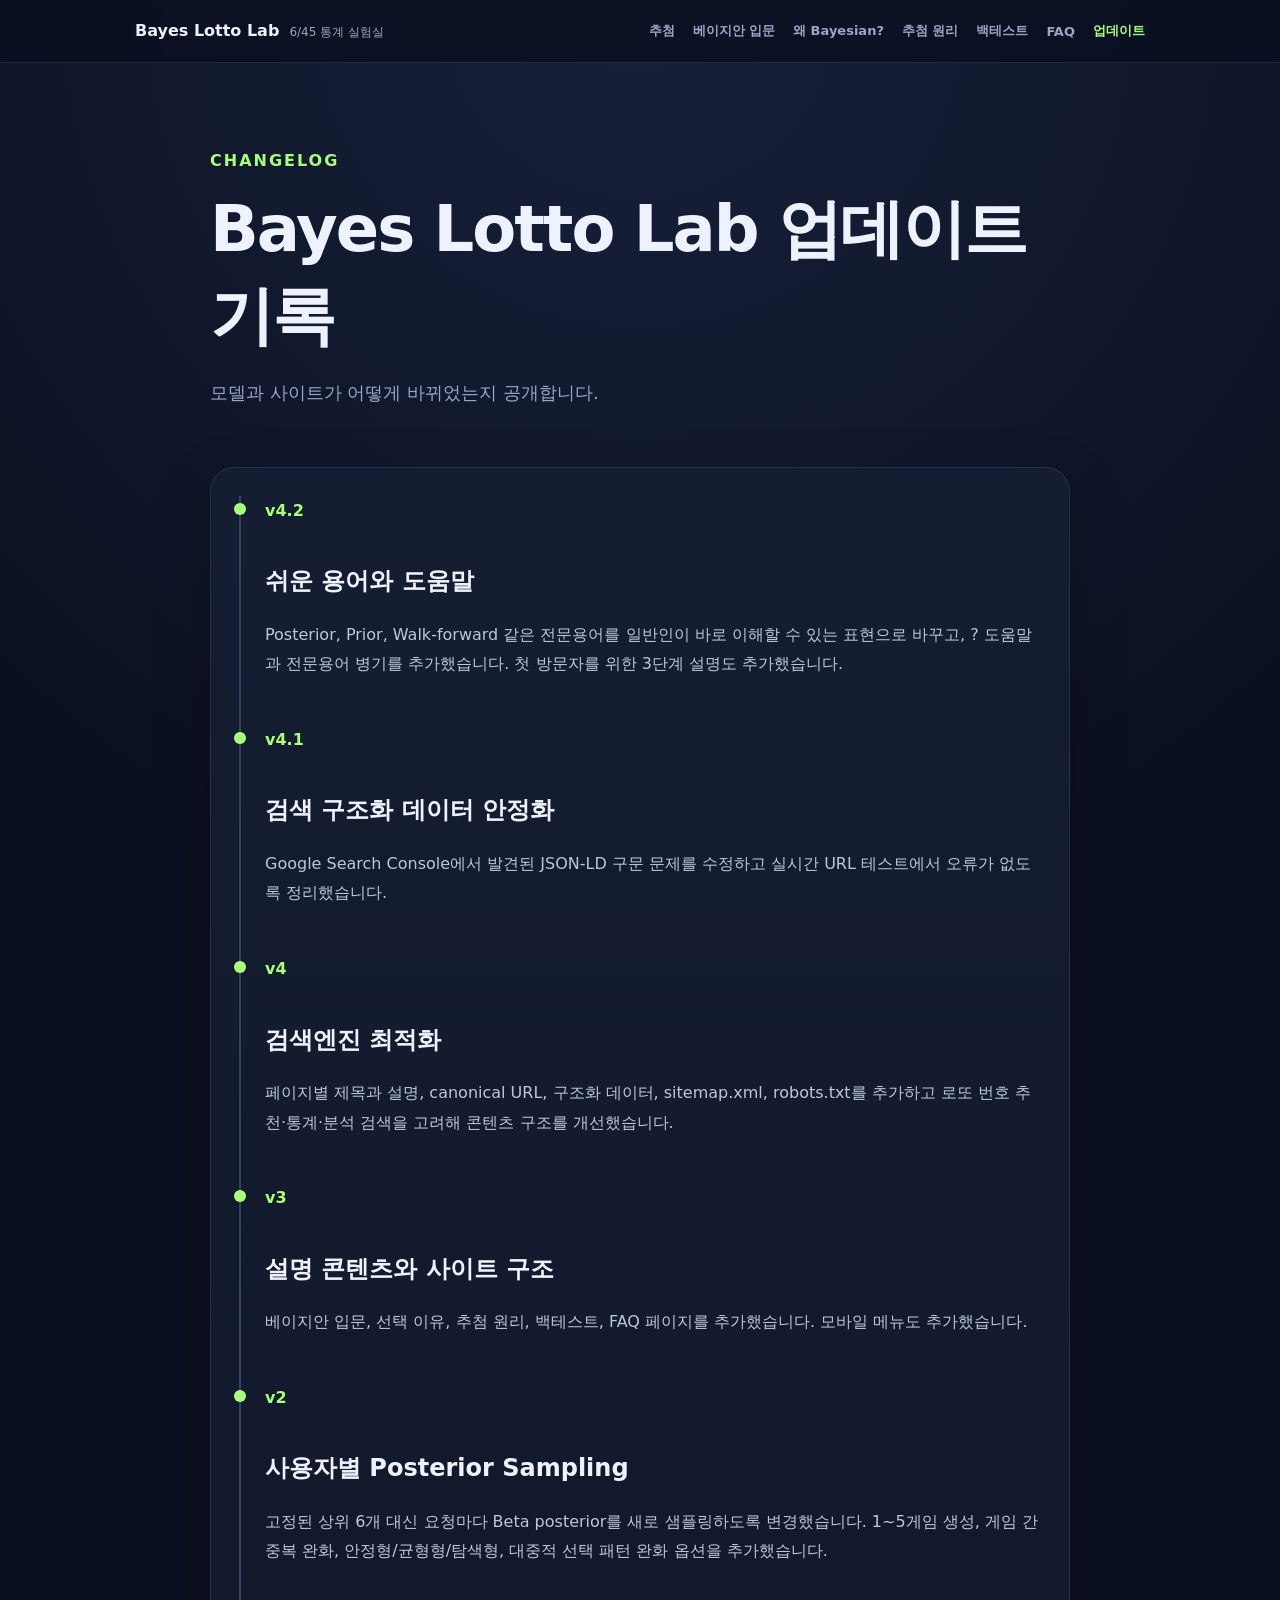
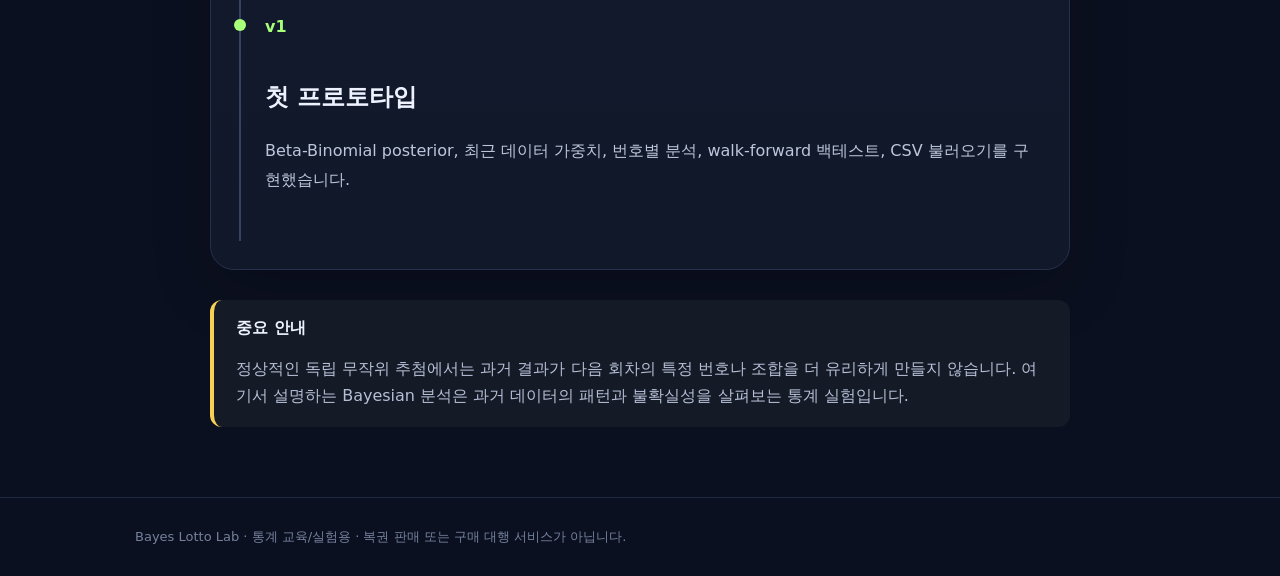
<file: updates.html>
<!doctype html><html lang="ko"><head><meta charset="utf-8"><meta name="viewport" content="width=device-width,initial-scale=1"><title>Bayes Lotto Lab 업데이트 기록</title>
<meta name="description" content="Bayes Lotto Lab 로또 번호 생성기와 Bayesian 통계 분석 기능의 업데이트 내역을 공개합니다.">
<meta name="robots" content="index,follow,max-image-preview:large">
<link rel="canonical" href="https://bayes-lotto-lab.bayeslotto.workers.dev/updates.html">
<meta property="og:type" content="website">
<meta property="og:locale" content="ko_KR">
<meta property="og:site_name" content="Bayes Lotto Lab">
<meta property="og:title" content="Bayes Lotto Lab 업데이트 기록">
<meta property="og:description" content="Bayes Lotto Lab 로또 번호 생성기와 Bayesian 통계 분석 기능의 업데이트 내역을 공개합니다.">
<meta property="og:url" content="https://bayes-lotto-lab.bayeslotto.workers.dev/updates.html">
<meta name="twitter:card" content="summary">
<script type="application/ld+json">{"@context":"https://schema.org","@type":"WebPage","name":"Bayes Lotto Lab 업데이트 기록","description":"Bayes Lotto Lab 로또 번호 생성기와 Bayesian 통계 분석 기능의 업데이트 내역을 공개합니다.","url":"https://bayes-lotto-lab.bayeslotto.workers.dev/updates.html","isPartOf":{"@type":"WebSite","name":"Bayes Lotto Lab","url":"https://bayes-lotto-lab.bayeslotto.workers.dev/"}}</script><link rel="stylesheet" href="style.css"></head><body><header><div class="wrap nav"><a class="brand" href="index.html"><b>Bayes Lotto Lab</b><span>6/45 통계 실험실</span></a><nav class="links"><a href="index.html">추첨</a><a href="bayes.html">베이지안 입문</a><a href="why.html">왜 Bayesian?</a><a href="method.html">추첨 원리</a><a href="backtest.html">백테스트</a><a href="faq.html">FAQ</a><a href="updates.html">업데이트</a></nav><button class="menu" aria-label="메뉴">☰</button></div></header><main class="wrap content">
<section class="article-hero"><p class="eyebrow">CHANGELOG</p><h1>Bayes Lotto Lab 업데이트 기록</h1><p>모델과 사이트가 어떻게 바뀌었는지 공개합니다.</p></section>
<article class="article panel timeline">
<div><time>v4.2</time><h2>쉬운 용어와 도움말</h2><p>Posterior, Prior, Walk-forward 같은 전문용어를 일반인이 바로 이해할 수 있는 표현으로 바꾸고, ? 도움말과 전문용어 병기를 추가했습니다. 첫 방문자를 위한 3단계 설명도 추가했습니다.</p></div>
<div><time>v4.1</time><h2>검색 구조화 데이터 안정화</h2><p>Google Search Console에서 발견된 JSON-LD 구문 문제를 수정하고 실시간 URL 테스트에서 오류가 없도록 정리했습니다.</p></div>
<div><time>v4</time><h2>검색엔진 최적화</h2><p>페이지별 제목과 설명, canonical URL, 구조화 데이터, sitemap.xml, robots.txt를 추가하고 로또 번호 추천·통계·분석 검색을 고려해 콘텐츠 구조를 개선했습니다.</p></div>
<div><time>v3</time><h2>설명 콘텐츠와 사이트 구조</h2><p>베이지안 입문, 선택 이유, 추첨 원리, 백테스트, FAQ 페이지를 추가했습니다. 모바일 메뉴도 추가했습니다.</p></div>
<div><time>v2</time><h2>사용자별 Posterior Sampling</h2><p>고정된 상위 6개 대신 요청마다 Beta posterior를 새로 샘플링하도록 변경했습니다. 1~5게임 생성, 게임 간 중복 완화, 안정형/균형형/탐색형, 대중적 선택 패턴 완화 옵션을 추가했습니다.</p></div>
<div><time>v1</time><h2>첫 프로토타입</h2><p>Beta-Binomial posterior, 최근 데이터 가중치, 번호별 분석, walk-forward 백테스트, CSV 불러오기를 구현했습니다.</p></div>
</article><section class="notice"><b>중요 안내</b><p>정상적인 독립 무작위 추첨에서는 과거 결과가 다음 회차의 특정 번호나 조합을 더 유리하게 만들지 않습니다. 여기서 설명하는 Bayesian 분석은 과거 데이터의 패턴과 불확실성을 살펴보는 통계 실험입니다.</p></section></main><footer><div class="wrap">Bayes Lotto Lab · 통계 교육/실험용 · 복권 판매 또는 구매 대행 서비스가 아닙니다.</div></footer><script src="site.js"></script></body></html>
</file>
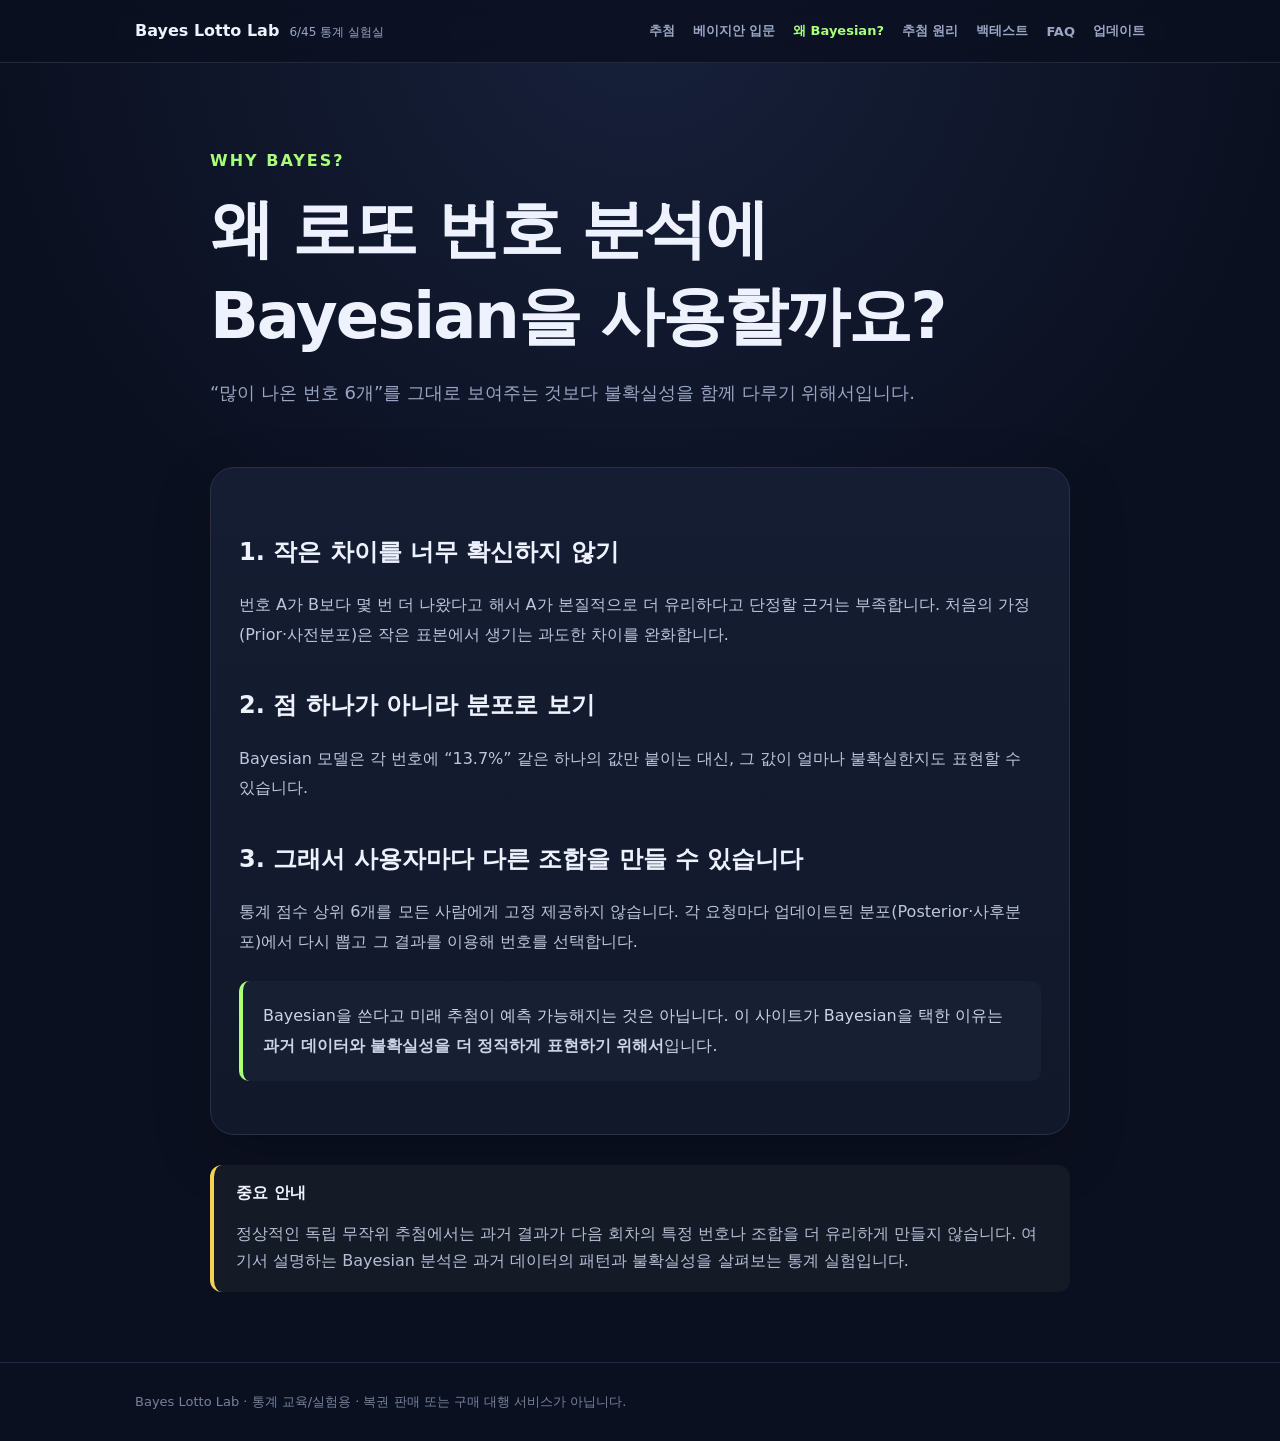
<file: why.html>
<!doctype html><html lang="ko"><head><meta charset="utf-8"><meta name="viewport" content="width=device-width,initial-scale=1"><title>로또 번호 분석에 Bayesian을 사용하는 이유 | Bayes Lotto Lab</title>
<meta name="description" content="단순 출현 빈도 대신 불확실성을 함께 다루는 Bayesian 로또 번호 분석의 아이디어와 한계를 설명합니다.">
<meta name="robots" content="index,follow,max-image-preview:large">
<link rel="canonical" href="https://bayes-lotto-lab.bayeslotto.workers.dev/why.html">
<meta property="og:type" content="website">
<meta property="og:locale" content="ko_KR">
<meta property="og:site_name" content="Bayes Lotto Lab">
<meta property="og:title" content="로또 번호 분석에 Bayesian을 사용하는 이유 | Bayes Lotto Lab">
<meta property="og:description" content="단순 출현 빈도 대신 불확실성을 함께 다루는 Bayesian 로또 번호 분석의 아이디어와 한계를 설명합니다.">
<meta property="og:url" content="https://bayes-lotto-lab.bayeslotto.workers.dev/why.html">
<meta name="twitter:card" content="summary">
<script type="application/ld+json">{"@context":"https://schema.org","@type":"WebPage","name":"로또 번호 분석에 Bayesian을 사용하는 이유 | Bayes Lotto Lab","description":"단순 출현 빈도 대신 불확실성을 함께 다루는 Bayesian 로또 번호 분석의 아이디어와 한계를 설명합니다.","url":"https://bayes-lotto-lab.bayeslotto.workers.dev/why.html","isPartOf":{"@type":"WebSite","name":"Bayes Lotto Lab","url":"https://bayes-lotto-lab.bayeslotto.workers.dev/"}}</script><link rel="stylesheet" href="style.css"></head><body><header><div class="wrap nav"><a class="brand" href="index.html"><b>Bayes Lotto Lab</b><span>6/45 통계 실험실</span></a><nav class="links"><a href="index.html">추첨</a><a href="bayes.html">베이지안 입문</a><a href="why.html">왜 Bayesian?</a><a href="method.html">추첨 원리</a><a href="backtest.html">백테스트</a><a href="faq.html">FAQ</a><a href="updates.html">업데이트</a></nav><button class="menu" aria-label="메뉴">☰</button></div></header><main class="wrap content">
<section class="article-hero"><p class="eyebrow">WHY BAYES?</p><h1>왜 로또 번호 분석에 Bayesian을 사용할까요?</h1><p>“많이 나온 번호 6개”를 그대로 보여주는 것보다 불확실성을 함께 다루기 위해서입니다.</p></section>
<article class="article panel"><h2>1. 작은 차이를 너무 확신하지 않기</h2><p>번호 A가 B보다 몇 번 더 나왔다고 해서 A가 본질적으로 더 유리하다고 단정할 근거는 부족합니다. 처음의 가정(Prior·사전분포)은 작은 표본에서 생기는 과도한 차이를 완화합니다.</p>
<h2>2. 점 하나가 아니라 분포로 보기</h2><p>Bayesian 모델은 각 번호에 “13.7%” 같은 하나의 값만 붙이는 대신, 그 값이 얼마나 불확실한지도 표현할 수 있습니다.</p>
<h2>3. 그래서 사용자마다 다른 조합을 만들 수 있습니다</h2><p>통계 점수 상위 6개를 모든 사람에게 고정 제공하지 않습니다. 각 요청마다 업데이트된 분포(Posterior·사후분포)에서 다시 뽑고 그 결과를 이용해 번호를 선택합니다.</p>
<div class="callout">Bayesian을 쓴다고 미래 추첨이 예측 가능해지는 것은 아닙니다. 이 사이트가 Bayesian을 택한 이유는 <b>과거 데이터와 불확실성을 더 정직하게 표현하기 위해서</b>입니다.</div></article><section class="notice"><b>중요 안내</b><p>정상적인 독립 무작위 추첨에서는 과거 결과가 다음 회차의 특정 번호나 조합을 더 유리하게 만들지 않습니다. 여기서 설명하는 Bayesian 분석은 과거 데이터의 패턴과 불확실성을 살펴보는 통계 실험입니다.</p></section></main><footer><div class="wrap">Bayes Lotto Lab · 통계 교육/실험용 · 복권 판매 또는 구매 대행 서비스가 아닙니다.</div></footer><script src="site.js"></script></body></html>
</file>
<file: style.css>
:root{--bg:#0b1020;--card:#131a2c;--line:#26304a;--text:#eef2ff;--muted:#99a5c2;--accent:#a8ff78}
*{box-sizing:border-box}body{margin:0;background:radial-gradient(circle at 50% 0,#17213b 0,#0b1020 42%);color:var(--text);font-family:Inter,Pretendard,system-ui,sans-serif}
.wrap{max-width:1050px;margin:auto;padding:0 20px}header{border-bottom:1px solid #202943;background:#0b1020cc;position:sticky;top:0;backdrop-filter:blur(12px);z-index:3}.nav{height:62px;display:flex;align-items:center;justify-content:space-between}.nav span,.sub,.hint{color:var(--muted)}
.hero{padding:80px 0 30px;text-align:center}.hero h1{font-size:clamp(42px,8vw,76px);line-height:1;margin:10px 0 20px;letter-spacing:-3px}.hero em{font-style:normal;color:var(--accent)}.hero>p:not(.eyebrow){max-width:650px;margin:0 auto 30px;color:var(--muted);line-height:1.7}.eyebrow,small{color:var(--accent);letter-spacing:2px;font-weight:800}
.panel{background:linear-gradient(180deg,#151d32,#11182a);border:1px solid var(--line);border-radius:24px;padding:28px;margin:20px 0;box-shadow:0 20px 60px #0003}.panel-head{display:flex;align-items:center;justify-content:space-between;gap:20px}h2{margin:6px 0 14px}
button,.upload{border:0;border-radius:12px;padding:13px 18px;font-weight:800;background:var(--accent);color:#101820;cursor:pointer}.secondary{background:#26304a;color:white}.actions{display:flex;gap:10px}
.balls{display:flex;justify-content:center;gap:14px;flex-wrap:wrap;padding:35px 0}.ball{width:72px;height:72px;border-radius:50%;display:grid;place-items:center;font-size:25px;font-weight:900;color:#10131b;box-shadow:inset -7px -8px 14px #0002,0 8px 22px #0005}.b1{background:#f7d154}.b2{background:#72c7ff}.b3{background:#ff7880}.b4{background:#d7dde8}.b5{background:#7ee19a}
.meta{display:flex;justify-content:space-between;color:var(--muted);border-top:1px solid var(--line);padding-top:16px}.controls{display:grid;grid-template-columns:1fr 1fr;gap:24px;margin-top:22px}.controls label{display:grid;grid-template-columns:1fr auto;gap:10px}.controls input{grid-column:1/3;width:100%}
.grid{display:grid;grid-template-columns:1.4fr .8fr;gap:20px}.grid .panel{margin:0}.rank{display:grid;grid-template-columns:34px 1fr 65px;gap:10px;align-items:center;margin:9px 0}.bar{height:9px;background:#222d47;border-radius:9px;overflow:hidden}.fill{height:100%;background:linear-gradient(90deg,#7be95e,#d9ff75);border-radius:9px}.metric{display:flex;justify-content:space-between;padding:18px 0;border-bottom:1px solid var(--line)}.metric strong{font-size:25px;color:var(--accent)}
.ad{border:1px dashed #3a4665;border-radius:16px;padding:24px;text-align:center;color:#697692;margin:24px 0}.notice{border-left:4px solid #f7d154;background:#151a27;padding:18px 22px;border-radius:12px;margin:30px 0 70px}.notice p{color:#b5bfd5;line-height:1.7;margin-bottom:0}footer{border-top:1px solid #202943;color:#75819c;padding:30px 0;font-size:13px}
@media(max-width:720px){.grid,.controls{grid-template-columns:1fr}.hero{padding-top:50px}.ball{width:54px;height:54px;font-size:20px}.panel{padding:20px}.panel-head{align-items:flex-start;flex-direction:column}.meta{gap:12px;flex-direction:column}}
.games{display:grid;gap:13px;padding:26px 0}.game{display:grid;grid-template-columns:72px 1fr;align-items:center;gap:12px;padding:12px 14px;background:#0d1425;border:1px solid var(--line);border-radius:17px}.game-name{font-size:12px;color:var(--muted);font-weight:800}.game .balls{padding:0;justify-content:flex-start;gap:9px}.game .ball{width:48px;height:48px;font-size:18px}.check{display:block;margin-top:14px;color:#b8c3dc}.check input{margin-right:8px}.why{font-size:12px;color:#74809b;margin-top:6px}
@media(max-width:720px){.game{grid-template-columns:1fr}.game .balls{justify-content:center}.game-name{text-align:center}}

.brand{display:flex;align-items:baseline;gap:10px;color:var(--text);text-decoration:none}.brand span{font-size:12px;color:var(--muted)}.links{display:flex;gap:18px;align-items:center}.links a{color:#9aa6c3;text-decoration:none;font-size:13px;font-weight:700}.links a:hover,.links a.active{color:var(--accent)}.menu{display:none;background:#202a43;color:white;padding:8px 11px}.content{max-width:900px}.article-hero{padding:72px 0 20px}.article-hero h1{font-size:clamp(38px,7vw,64px);letter-spacing:-2px;margin:8px 0 15px}.article-hero>p:last-child{font-size:18px;line-height:1.7;color:var(--muted);max-width:720px}.article{line-height:1.85}.article h2{margin-top:34px}.article h3{margin:5px 0}.article p{color:#bdc6dc}.compare{display:grid;grid-template-columns:1fr 1fr;gap:14px;margin:24px 0}.compare>div,.steps>div{background:#0d1425;border:1px solid var(--line);border-radius:16px;padding:20px}.flow{display:flex;align-items:center;justify-content:center;gap:16px;flex-wrap:wrap;margin:25px 0}.flow span{background:#0d1425;border:1px solid var(--line);padding:16px 20px;border-radius:14px;text-align:center}.flow i{color:var(--accent);font-style:normal;font-size:24px}.formula{background:#080d19;border:1px solid var(--line);border-radius:12px;padding:18px;text-align:center;font-family:ui-monospace,monospace;color:#d9ff75;margin:15px 0}.article details{border-top:1px solid var(--line);padding:18px 0}.article summary{font-weight:800;cursor:pointer;color:var(--text)}.callout{background:#172033;border-left:4px solid var(--accent);padding:20px;border-radius:10px;margin:25px 0;color:#cbd4e8}.steps{display:grid;grid-template-columns:1fr 1fr;gap:14px}.steps>div>b{font-size:25px;color:var(--accent)}.timeline>div{border-left:2px solid #34415f;padding:0 0 30px 24px;position:relative}.timeline>div:before{content:"";position:absolute;width:12px;height:12px;border-radius:50%;background:var(--accent);left:-7px;top:7px}.timeline time{color:var(--accent);font-weight:900}.faq details{padding:22px 0}
@media(max-width:900px){.links{display:none;position:absolute;left:0;right:0;top:62px;background:#0d1425;border-bottom:1px solid var(--line);padding:18px 20px;flex-direction:column;align-items:flex-start}.links.open{display:flex}.menu{display:block}.nav>span{display:none}.compare,.steps{grid-template-columns:1fr}.brand span{display:none}}

/* v4 SEO/content additions */
.seo-copy p{line-height:1.8}.seo-copy a{color:inherit}.topic-links{display:flex;gap:12px;flex-wrap:wrap;margin-top:18px}.topic-links a{padding:10px 14px;border:1px solid var(--line,#ddd);border-radius:12px;text-decoration:none;font-weight:700}

/* v4.2 plain-language help */
.help{display:inline-flex;align-items:center;justify-content:center;width:19px;height:19px;border:1px solid var(--line);border-radius:50%;font-size:12px;color:var(--muted);cursor:help;position:relative;vertical-align:middle;margin-left:4px}.help:hover,.help:focus{color:#fff;border-color:#7c8aac;outline:none}.help:after{content:attr(data-tip);position:absolute;z-index:20;left:50%;bottom:calc(100% + 10px);transform:translateX(-50%);width:min(320px,75vw);padding:12px 14px;border:1px solid var(--line);border-radius:10px;background:#080d1a;color:#dbe4ff;font-weight:400;font-size:13px;line-height:1.55;box-shadow:0 12px 30px #0008;opacity:0;visibility:hidden;pointer-events:none}.help:hover:after,.help:focus:after{opacity:1;visibility:visible}.plain-flow{display:flex;align-items:center;gap:12px;flex-wrap:wrap;margin:18px 0}.plain-flow span{padding:10px 14px;border:1px solid var(--line);border-radius:10px;background:#10182b}.plain-flow i{color:var(--muted);font-style:normal}.quick-guide{border-color:#344466}.term{display:inline-block;color:var(--muted);font-size:.9em;margin-left:4px}
@media(max-width:720px){.plain-flow{display:grid;grid-template-columns:1fr;text-align:center}.plain-flow i{transform:rotate(90deg)}}
</file>
